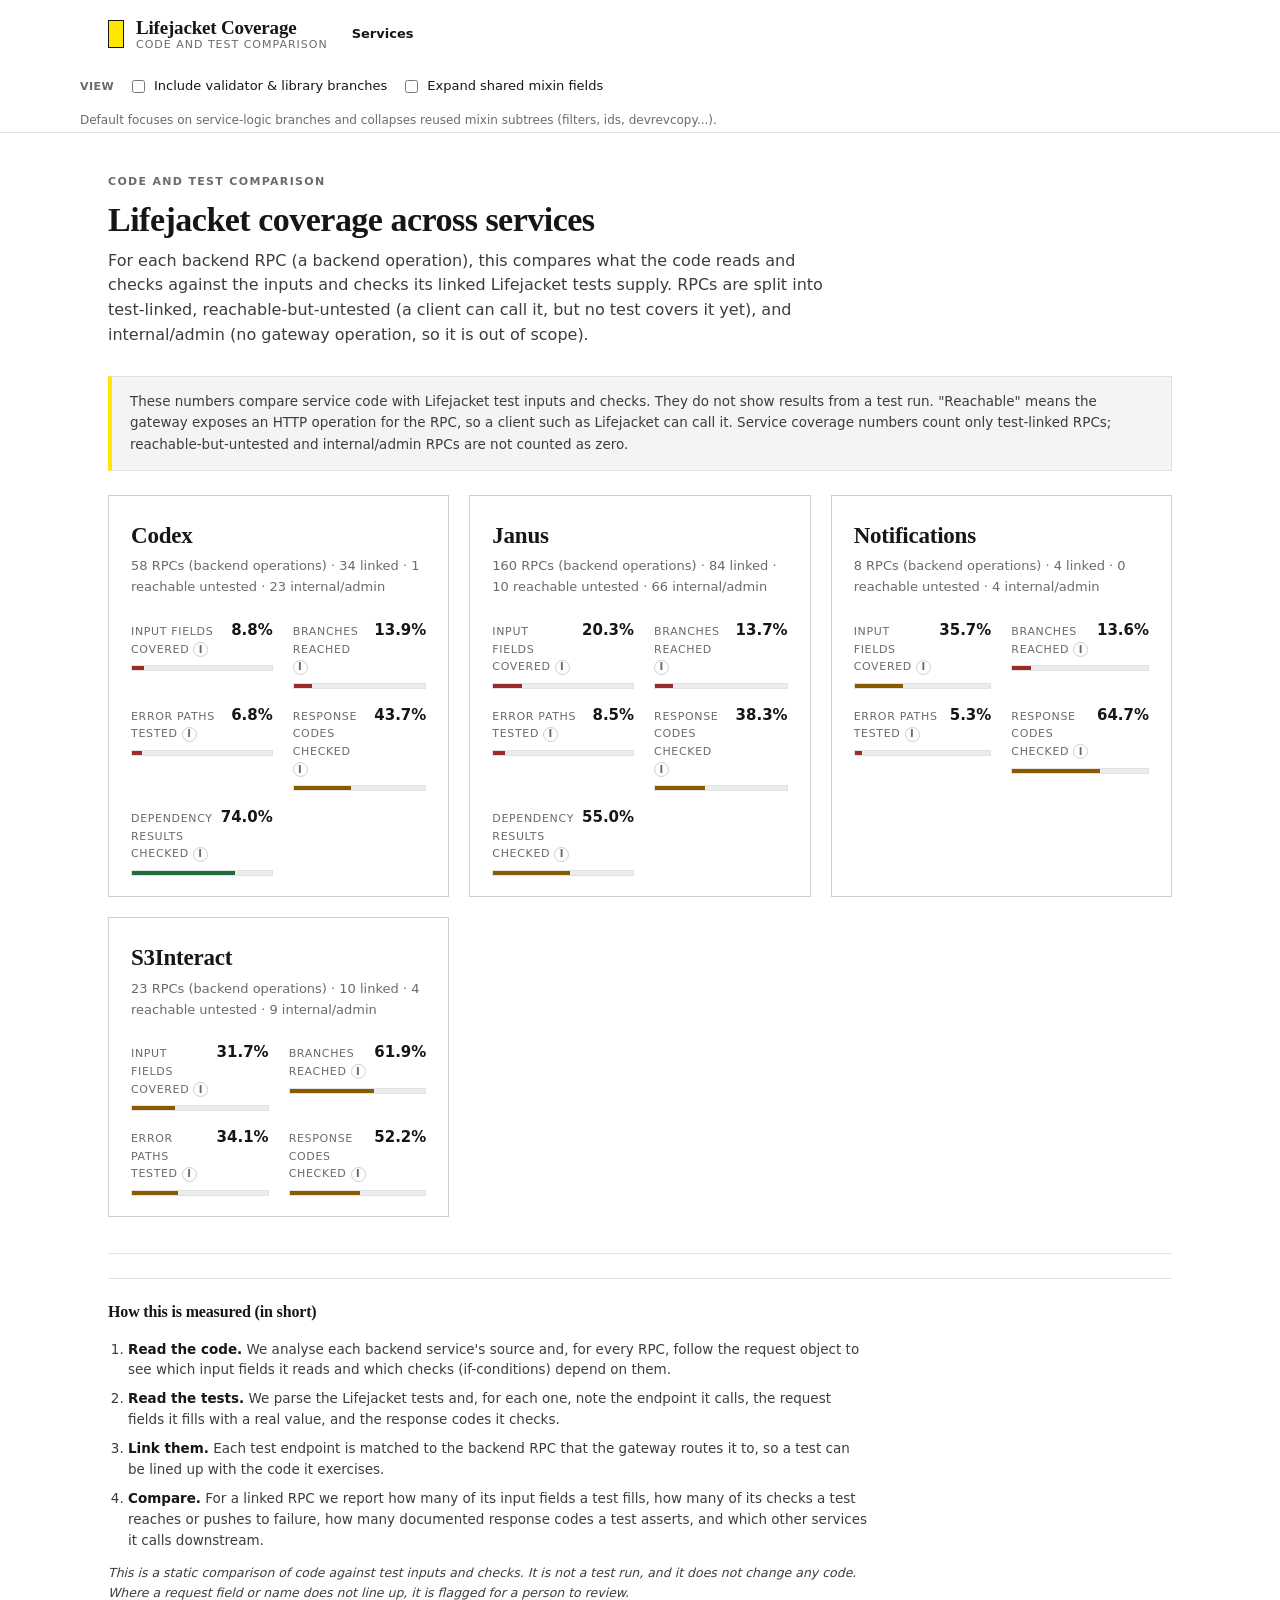
<file: site/index.html>
<!DOCTYPE html>
<html lang="en">
<head>
  <meta charset="utf-8" />
  <meta name="viewport" content="width=device-width, initial-scale=1" />
  <title>Lifejacket Coverage</title>
  <meta name="description" content="Explorer that compares backend RPC code with Lifejacket test inputs and checks." />
  <link rel="stylesheet" href="style.css" />
</head>
<body>
  <a class="skip-link" href="#app">Skip to content</a>
  <header class="site-header">
    <div class="wrap header-inner">
      <a href="#/" class="brand" aria-label="Lifejacket Coverage, home">
        <span class="brand-mark" aria-hidden="true"></span>
        <span class="brand-text">
          <span class="brand-name">Lifejacket Coverage</span>
          <span class="brand-sub">code and test comparison</span>
        </span>
      </a>
      <nav id="crumbs" class="crumbs" aria-label="Breadcrumb"></nav>
    </div>
    <div class="wrap lens-bar">
      <span class="lens-label">View</span>
      <label class="lens-toggle"><input type="checkbox" id="lens-full-branches" /> Include validator &amp; library branches</label>
      <label class="lens-toggle"><input type="checkbox" id="lens-expand-mixins" /> Expand shared mixin fields</label>
      <span class="lens-note">Default focuses on service-logic branches and collapses reused mixin subtrees (filters, ids, devrevcopy...).</span>
    </div>
  </header>

  <main id="app" class="wrap" tabindex="-1"></main>

  <script src="app.js?v=20261012"></script>
</body>
</html>
</file>
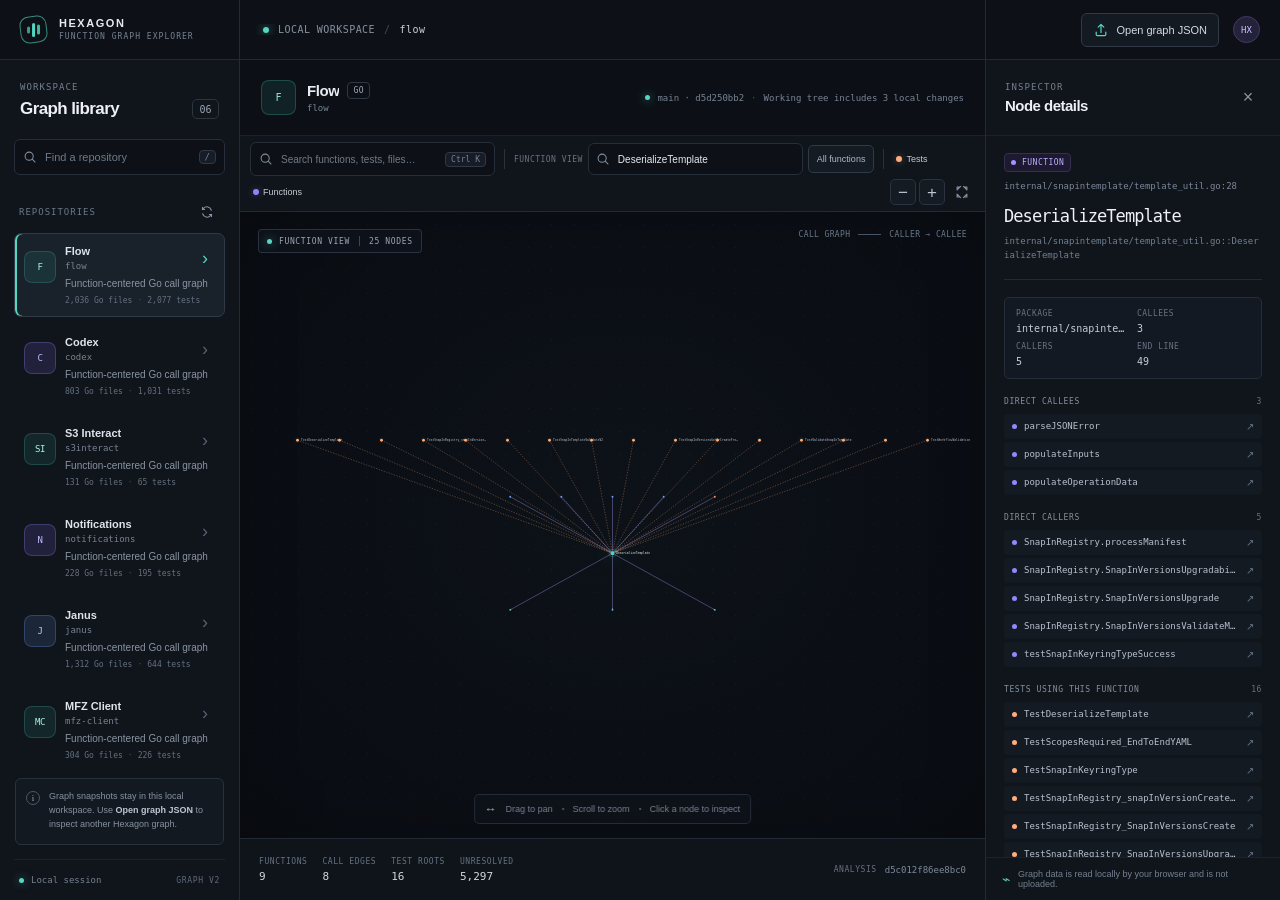
<file: site/test-graphs/index.html>
<!doctype html>
<html lang="en">
<head>
  <meta charset="utf-8">
  <meta name="viewport" content="width=device-width, initial-scale=1">
  <meta name="theme-color" content="#0b0e13">
  <meta name="description" content="Explore function-centered Hexagon CI call graphs locally.">
  <title>Hexagon CI · Function Graph Explorer</title>
  <link rel="icon" type="image/svg+xml" href="./favicon.svg">
  <link rel="stylesheet" href="./style.css?v=20261011-viewport">
</head>
<body>
  <div class="app-shell">
    <header class="topbar">
      <a class="brand" href="./" aria-label="Hexagon CI graph explorer home">
        <span class="brand-mark" aria-hidden="true"><i></i><i></i><i></i></span>
        <span class="brand-copy"><strong>HEXAGON</strong><span>FUNCTION GRAPH EXPLORER</span></span>
      </a>
      <div class="topbar-center"><span class="live-dot"></span><span>LOCAL WORKSPACE</span><span class="topbar-divider">/</span><span id="header-repo">Loading graph library</span></div>
      <div class="topbar-actions">
        <button class="button button-quiet" id="import-button" type="button" title="Open a graph-v2 JSON file from this computer">
          <svg viewBox="0 0 20 20" aria-hidden="true"><path d="M10 13V3m0 0L6.5 6.5M10 3l3.5 3.5M4 12.5v3A1.5 1.5 0 0 0 5.5 17h9a1.5 1.5 0 0 0 1.5-1.5v-3"/></svg>
          <span>Open graph JSON</span>
        </button>
        <input id="file-input" type="file" accept=".json,application/json" hidden>
        <span class="avatar" aria-label="Local session">HX</span>
      </div>
    </header>

    <div class="layout">
      <aside class="sidebar" aria-label="Graph library">
        <div class="sidebar-heading">
          <div><p class="eyebrow">Workspace</p><h1>Graph library</h1></div>
          <span class="count-pill" id="dataset-count">—</span>
        </div>
        <label class="search-box repo-search">
          <svg viewBox="0 0 20 20" aria-hidden="true"><circle cx="8.8" cy="8.8" r="5.8"/><path d="m13.2 13.2 4 4"/></svg>
          <input id="repo-search" type="search" placeholder="Find a repository" autocomplete="off">
          <kbd>/</kbd>
        </label>
        <div class="section-label"><span>REPOSITORIES</span><button id="refresh-button" class="icon-button" type="button" title="Reload graph library" aria-label="Reload graph library"><svg viewBox="0 0 20 20" aria-hidden="true"><path d="M16.2 7.5A6.5 6.5 0 0 0 5 4.9L3.5 6.5M3.5 6.5V3.4m0 3.1h3.1M3.8 12.5A6.5 6.5 0 0 0 15 15.1l1.5-1.6m0 0v3.1m0-3.1h-3.1"/></svg></button></div>
        <nav id="repo-list" class="repo-list" aria-label="Repositories"></nav>
        <div class="sidebar-note"><span class="note-icon">i</span><p>Graph snapshots stay in this local workspace. Use <strong>Open graph JSON</strong> to inspect another Hexagon graph.</p></div>
        <div class="sidebar-bottom"><span class="status-indicator"></span><span>Local session</span><span class="version-label">GRAPH V2</span></div>
      </aside>

      <main class="main-panel">
        <section class="graph-heading" aria-label="Selected graph">
          <div class="graph-title-group">
            <div class="repo-glyph" id="repo-glyph">IN</div>
            <div><div class="title-line"><h2 id="graph-title">Loading…</h2><span class="branch-tag" id="graph-language">GO</span></div><p class="repo-path" id="graph-subtitle">Preparing the graph workspace</p></div>
          </div>
          <div class="snapshot-meta"><span class="snapshot-dot"></span><span id="snapshot-label">Local snapshot</span><span class="meta-separator">·</span><span id="snapshot-date">—</span></div>
        </section>

        <section class="control-bar" aria-label="Graph controls">
          <label class="search-box graph-search">
            <svg viewBox="0 0 20 20" aria-hidden="true"><circle cx="8.8" cy="8.8" r="5.8"/><path d="m13.2 13.2 4 4"/></svg>
            <input id="node-search" type="search" placeholder="Search functions, tests, files…" autocomplete="off">
            <kbd>Ctrl K</kbd>
          </label>
          <div class="control-divider"></div>
          <div class="test-picker function-picker" role="group" aria-label="Function view selection">
            <label class="control-caption" for="function-search">FUNCTION VIEW</label>
            <div class="function-picker-wrap">
            <label class="search-box test-search">
              <svg viewBox="0 0 20 20" aria-hidden="true"><circle cx="8.8" cy="8.8" r="5.8"/><path d="m13.2 13.2 4 4"/></svg>
              <input id="function-search" type="search" placeholder="Find a function…" autocomplete="off" aria-label="Find a function view" aria-expanded="false" aria-controls="function-options" aria-describedby="function-picker-help">
            </label>
            <div id="function-options" class="function-options" role="listbox" aria-label="Matching functions" hidden></div>
            </div>
            <span id="function-picker-help" class="visually-hidden">Search for a function to see its direct callers, direct callees, and related tests. Choose All functions to return to the full graph.</span>
            <button id="all-functions" class="all-functions-button" type="button" aria-pressed="false">All functions</button>
          </div>
          <div class="control-divider hide-small"></div>
          <button id="filter-tests" class="filter-toggle active" type="button" aria-pressed="true"><span class="legend-dot test-dot"></span>Tests</button>
          <button id="filter-functions" class="filter-toggle active" type="button" aria-pressed="true"><span class="legend-dot function-dot"></span>Functions</button>
          <div class="control-spacer"></div>
          <button class="icon-button zoom-button" id="zoom-out" type="button" aria-label="Zoom out" title="Zoom out"><span>−</span></button>
          <button class="icon-button zoom-button" id="zoom-in" type="button" aria-label="Zoom in" title="Zoom in"><span>+</span></button>
          <button class="icon-button fit-button" id="fit-graph" type="button" aria-label="Fit graph to screen" title="Fit graph to screen"><svg viewBox="0 0 20 20" aria-hidden="true"><path d="M7 3H3v4m10-4h4v4M3 13v4h4m10-4v4h-4M3 7l5-5m9 5-5-5M3 13l5 5m9-5-5 5"/></svg></button>
        </section>

        <section class="canvas-frame" id="canvas-frame" aria-label="Interactive call graph">
          <canvas id="graph-canvas" role="img" aria-label="Interactive function call graph. Use the mouse to pan and zoom, and select a node to inspect it." tabindex="0">Your browser does not support the graph canvas.</canvas>
          <div class="canvas-vignette" aria-hidden="true"></div>
          <div class="canvas-label canvas-label-top"><span class="tiny-pulse"></span><span id="canvas-mode">FULL GRAPH</span><span class="canvas-label-divider"></span><span id="canvas-node-count">— NODES</span></div>
          <button id="focus-tests-toggle" class="focus-tests-toggle" type="button" hidden>Show all tests</button>
          <div class="graph-scale"><span>CALL GRAPH</span><span class="scale-line"></span><span>CALLER → CALLEE</span></div>
          <div class="canvas-hint"><span class="mouse-icon">↔</span> Drag to pan <i></i> Scroll to zoom <i></i> Click a node to inspect</div>
          <div id="drop-overlay" class="drop-overlay" hidden><div><span class="drop-symbol">↓</span><strong>Drop a graph-v2 JSON file</strong><span>It will open in this local session</span></div></div>
          <div id="loading-overlay" class="loading-overlay"><span class="loader"></span><span>Building graph view</span></div>
          <div id="toast" class="toast" role="status" aria-live="polite"></div>
        </section>

        <footer class="graph-footer">
          <div class="footer-stats"><div><span class="footer-key">FUNCTIONS</span><strong id="stat-functions">—</strong></div><div><span class="footer-key">CALL EDGES</span><strong id="stat-edges">—</strong></div><div><span class="footer-key">TEST ROOTS</span><strong id="stat-tests">—</strong></div><div><span class="footer-key">UNRESOLVED</span><strong id="stat-unresolved">—</strong></div></div>
          <div class="footer-fingerprint"><span>ANALYSIS</span><code id="fingerprint">—</code></div>
        </footer>
      </main>

      <aside class="inspector" aria-label="Node details">
        <div class="inspector-header"><div><p class="eyebrow">Inspector</p><h2>Node details</h2></div><button id="clear-selection" class="icon-button" type="button" title="Clear selection" aria-label="Clear selection">×</button></div>
        <div id="empty-inspector" class="empty-inspector"><div class="inspector-orbit"><span></span><span></span><span></span><b>·</b></div><h3>Explore a function</h3><p>Choose a function view to see its direct callers, callees, and every related test.</p><div class="key-hint"><kbd>Search</kbd><span>or click a function node to focus it</span></div></div>
        <div id="node-inspector" class="node-inspector" hidden></div>
        <div class="inspector-bottom"><span class="inspector-lock">⌁</span><p>Graph data is read locally by your browser and is not uploaded.</p></div>
      </aside>
    </div>
  </div>
  <script src="./app.js?v=20261011-viewport"></script>
</body>
</html>
</file>
<file: site/style.css>
/* Lifejacket Coverage: editorial redesign.
   Palette: ink #161616, white, light grey #F4F4F4, accent yellow #FFE600.
   Serif editorial headings (Georgia/Cambria), system sans body, system mono.
   Flat surfaces, generous spacing, no gradients/logos/emoji. */

:root {
  --ink: #161616;
  --ink-2: #3d3d3d;
  --muted: #6b6b6b;
  --faint: #8f8f8f;
  --paper: #ffffff;
  --grey: #f4f4f4;
  --grey-2: #ececec;
  --line: #e2e2e2;
  --line-strong: #cfcfcf;
  --accent: #ffe600;
  --accent-ink: #161616;

  /* Semantic states: kept muted/editorial, never neon. */
  --ok: #1f6b3b;
  --ok-bg: #eef5f0;
  --ok-line: #cfe3d6;
  --warn: #8a5a00;
  --warn-bg: #fbf3e2;
  --warn-line: #ecd9ad;
  --bad: #9a2b2b;
  --bad-bg: #f8eded;
  --bad-line: #e6c6c6;
  --na: #6b6b6b;
  --na-bg: #f4f4f4;
  --na-line: #dcdcdc;

  --serif: Georgia, Cambria, "Times New Roman", Times, serif;
  --sans: system-ui, -apple-system, "Segoe UI", Roboto, Helvetica, Arial, sans-serif;
  --mono: ui-monospace, SFMono-Regular, Menlo, Consolas, "Liberation Mono", monospace;

  --maxw: 1120px;
  --radius: 2px;
  --focus: #161616;
}

* { box-sizing: border-box; }

html { -webkit-text-size-adjust: 100%; }

body {
  margin: 0;
  font-family: var(--sans);
  font-size: 15px;
  color: var(--ink);
  background: var(--paper);
  line-height: 1.6;
  overflow-x: hidden; /* guard against any single wide token forcing horizontal scroll */
}

.wrap { max-width: var(--maxw); margin: 0 auto; padding: 0 28px; }

a { color: var(--ink); }

/* ---- focus visibility (keyboard) ---- */
:focus-visible {
  outline: 2px solid var(--focus);
  outline-offset: 2px;
}
main:focus { outline: none; }

.skip-link {
  position: absolute; left: -999px; top: 0; z-index: 100;
  background: var(--ink); color: #fff; padding: 10px 16px;
  text-decoration: none; font-size: 14px;
}
.skip-link:focus { left: 8px; top: 8px; }

/* ---- header ---- */
.site-header {
  border-bottom: 1px solid var(--line);
  background: var(--paper);
  position: sticky; top: 0; z-index: 20;
}
.header-inner {
  display: flex; align-items: center; gap: 24px;
  min-height: 68px; flex-wrap: wrap; padding-top: 10px; padding-bottom: 10px;
}
.brand { display: flex; align-items: center; gap: 12px; text-decoration: none; color: var(--ink); }
.brand-mark {
  width: 16px; height: 28px; background: var(--accent);
  border: 1px solid var(--ink); flex: none;
}
.brand-text { display: flex; flex-direction: column; line-height: 1.15; }
.brand-name { font-family: var(--serif); font-size: 19px; font-weight: 600; letter-spacing: -0.01em; }
.brand-sub { font-size: 11px; color: var(--muted); text-transform: uppercase; letter-spacing: 0.09em; }

.crumbs { color: var(--muted); font-size: 13px; display: flex; align-items: center; flex-wrap: wrap; gap: 2px; }
.crumbs a { color: var(--ink-2); text-decoration: none; border-bottom: 1px solid transparent; }
.crumbs a:hover { border-bottom-color: var(--ink); }
.crumbs .current { color: var(--ink); font-weight: 600; }
.crumbs .sep { margin: 0 8px; color: var(--line-strong); }

/* ---- main ---- */
main { padding: 40px 0 72px; }

/* ---- typographic scale ---- */
.page-head { margin: 0 0 28px; }
.eyebrow {
  font-size: 11px; text-transform: uppercase; letter-spacing: 0.12em;
  color: var(--muted); margin: 0 0 10px; font-weight: 600;
}
h1 {
  font-family: var(--serif); font-weight: 600; letter-spacing: -0.015em;
  font-size: 34px; line-height: 1.12; margin: 0 0 10px;
}
.rpc-type { font-family: var(--mono); font-size: 13px; font-weight: 400; color: var(--muted); word-break: break-all; }
.lede { overflow-wrap: anywhere; }
.lede { font-size: 16px; color: var(--ink-2); margin: 0; max-width: 720px; line-height: 1.55; }
.lede code { font-family: var(--mono); font-size: 13px; background: var(--grey); padding: 1px 6px; border-radius: var(--radius); }

h2 {
  font-family: var(--serif); font-weight: 600; font-size: 21px; letter-spacing: -0.01em;
  margin: 44px 0 4px; padding-top: 20px; border-top: 1px solid var(--line);
}
h2.flush { border-top: none; padding-top: 0; margin-top: 40px; }
.section-note { margin: 0 0 18px; color: var(--muted); font-size: 13px; max-width: 720px; }

h3 { font-size: 13px; margin: 0 0 14px; text-transform: uppercase; letter-spacing: 0.07em; color: var(--muted); }

.muted { color: var(--muted); }
code, .mono { font-family: var(--mono); }

/* ---- callout / disclaimer banner ---- */
.callout {
  border: 1px solid var(--line); border-left: 4px solid var(--ink);
  background: var(--grey); padding: 14px 18px; margin: 0 0 24px;
  font-size: 13.5px; color: var(--ink-2);
}
.callout strong { color: var(--ink); }
.callout.accent { border-left-color: var(--accent); }

.methodology { margin: 36px 0 8px; border-top: 1px solid var(--line); padding-top: 24px; }
.methodology h2 { font-size: 16px; margin: 0 0 14px; color: var(--ink); }
.method-steps { margin: 0; padding-left: 20px; max-width: 760px; }
.method-steps li { font-size: 13.5px; color: var(--ink-2); line-height: 1.55; margin-bottom: 8px; }
.method-steps strong { color: var(--ink); }
.method-note { font-size: 12.5px; color: var(--ink-3, var(--ink-2)); max-width: 760px; margin: 12px 0 0; font-style: italic; }

/* ---- stat strip (service / rpc headline metrics) ---- */
.stat-strip {
  display: grid; grid-template-columns: repeat(auto-fit, minmax(150px, 1fr));
  gap: 1px; background: var(--line); border: 1px solid var(--line); margin: 0 0 8px;
}
.stat {
  background: var(--paper); padding: 16px 18px; min-width: 0;
}
.stat .stat-label {
  font-size: 11px; text-transform: uppercase; letter-spacing: 0.07em;
  color: var(--muted); display: flex; align-items: center; gap: 6px;
}
.stat .stat-value { font-family: var(--serif); font-size: 27px; font-weight: 600; line-height: 1.1; margin-top: 6px; }
.stat .stat-value.na { color: var(--na); font-style: italic; font-size: 20px; }
.stat .stat-sub { font-size: 12px; color: var(--faint); margin-top: 3px; }

/* ---- services grid ---- */
.service-grid { display: grid; grid-template-columns: repeat(auto-fill, minmax(320px, 1fr)); gap: 20px; }
.service-card {
  display: block; text-decoration: none; color: inherit;
  border: 1px solid var(--line-strong); background: var(--paper); padding: 22px 22px 20px;
  transition: border-color .12s ease, box-shadow .12s ease;
}
.service-card:hover, .service-card:focus-visible {
  border-color: var(--ink); box-shadow: 4px 4px 0 var(--accent);
}
.service-card .svc-name { font-family: var(--serif); font-size: 23px; font-weight: 600; letter-spacing: -0.01em; }
.service-card .svc-meta { color: var(--muted); font-size: 13px; margin-top: 2px; }
.service-metrics { display: grid; grid-template-columns: 1fr 1fr; gap: 14px 20px; margin-top: 20px; }
.metric-mini .mm-top { display: flex; justify-content: space-between; align-items: baseline; gap: 8px; }
.metric-mini .mm-label { font-size: 11px; text-transform: uppercase; letter-spacing: 0.06em; color: var(--muted); }
.metric-mini .mm-value { font-size: 15px; font-weight: 650; font-variant-numeric: tabular-nums; }
.metric-mini .mm-value.na { color: var(--na); font-style: italic; font-weight: 500; }

/* ---- coverage bar ---- */
.bar { height: 6px; background: var(--grey-2); border: 1px solid var(--line); margin-top: 7px; overflow: hidden; }
.bar > span { display: block; height: 100%; background: var(--ink); }
.bar.good > span { background: var(--ok); }
.bar.warn > span { background: var(--warn); }
.bar.bad > span { background: var(--bad); }
.bar.na { background: var(--grey); border-style: dashed; }
.bar.na > span { display: none; }

/* ---- toolbar / filters ---- */
.toolbar {
  display: flex; gap: 12px; align-items: center; flex-wrap: wrap;
  margin: 0 0 16px; padding: 14px 16px; background: var(--grey); border: 1px solid var(--line);
}
.toolbar .search { position: relative; flex: 1 1 260px; min-width: 220px; }
.toolbar input[type="search"] {
  width: 100%; padding: 9px 12px; border: 1px solid var(--line-strong);
  background: var(--paper); font-size: 14px; font-family: var(--sans); border-radius: var(--radius);
}
.toolbar input[type="search"]:focus-visible { border-color: var(--ink); outline-offset: 0; }
.filter-group { display: flex; gap: 0; border: 1px solid var(--line-strong); background: var(--paper); border-radius: var(--radius); overflow: hidden; }
.filter-group .seg {
  appearance: none; border: 0; background: var(--paper); color: var(--ink-2);
  font: inherit; font-size: 13px; padding: 8px 13px; cursor: pointer; white-space: nowrap;
  border-left: 1px solid var(--line);
}
.filter-group .seg:first-child { border-left: 0; }
.filter-group .seg[aria-pressed="true"] { background: var(--accent); color: var(--accent-ink); font-weight: 600; }
.filter-group .seg:hover { background: var(--grey); }
.filter-group .seg[aria-pressed="true"]:hover { background: var(--accent); }

.chip-filters { display: flex; gap: 8px; flex-wrap: wrap; }
.toggle-chip {
  appearance: none; border: 1px solid var(--line-strong); background: var(--paper);
  color: var(--ink-2); font: inherit; font-size: 12.5px; padding: 7px 12px; cursor: pointer;
  border-radius: var(--radius); display: inline-flex; align-items: center; gap: 7px;
}
.toggle-chip:hover { border-color: var(--ink); }
.toggle-chip[aria-pressed="true"] { background: var(--ink); color: #fff; border-color: var(--ink); }
.toggle-chip .count { font-variant-numeric: tabular-nums; opacity: .8; font-size: 11px; }

/* ---- data table ---- */
.table-wrap { border: 1px solid var(--line); overflow-x: auto; }
table { width: 100%; border-collapse: collapse; font-size: 13.5px; }
thead th {
  text-align: left; padding: 12px 14px; background: var(--grey);
  border-bottom: 2px solid var(--line-strong); color: var(--ink-2);
  font-weight: 600; white-space: nowrap;
}
thead th.num { text-align: right; }
thead th .sort-btn {
  appearance: none; background: none; border: 0; font: inherit; font-weight: 600; color: inherit;
  cursor: pointer; padding: 0; display: inline-flex; align-items: center; gap: 5px;
}
thead th.num .sort-btn { flex-direction: row-reverse; }
.sort-ind { font-size: 10px; color: var(--muted); width: 10px; display: inline-block; }
th[aria-sort="ascending"] .sort-ind::after { content: "\25B2"; color: var(--ink); }
th[aria-sort="descending"] .sort-ind::after { content: "\25BC"; color: var(--ink); }

tbody td { padding: 11px 14px; border-bottom: 1px solid var(--line); vertical-align: middle; }
tbody tr:last-child td { border-bottom: none; }
tbody tr:hover td { background: var(--grey); }
td.num, th.num { text-align: right; font-variant-numeric: tabular-nums; }
td .rpc-link { color: var(--ink); text-decoration: none; font-weight: 600; border-bottom: 1px solid var(--line-strong); }
td .rpc-link:hover { border-bottom-color: var(--ink); }
td .op { font-family: var(--mono); font-size: 12px; color: var(--muted); }

.pctcell { display: inline-flex; align-items: center; gap: 9px; justify-content: flex-end; min-width: 92px; }
.pctcell .pv { font-variant-numeric: tabular-nums; min-width: 42px; text-align: right; }
.pctcell .pv.na { color: var(--na); font-style: italic; }
.pctcell .bar { width: 46px; margin: 0; flex: none; }

.rows-note { font-size: 12px; color: var(--muted); margin: 10px 2px 0; }

/* ---- tags / pills ---- */
.tag {
  font-size: 11px; padding: 2px 8px; border-radius: 10px; border: 1px solid var(--line-strong);
  color: var(--muted); white-space: nowrap; font-weight: 600; letter-spacing: 0.02em;
}
.tag.unmapped { color: var(--warn); border-color: var(--warn-line); background: var(--warn-bg); }
.tag.mapped { color: var(--ok); border-color: var(--ok-line); background: var(--ok-bg); }
.tag.na { color: var(--na); border-color: var(--na-line); background: var(--na-bg); }

/* ---- panels / cards grid ---- */
.panel-grid { display: grid; grid-template-columns: repeat(auto-fit, minmax(280px, 1fr)); gap: 20px; }
@media (max-width: 820px) { .panel-grid { grid-template-columns: minmax(0, 1fr); } }
.detail-main, .page-head, .sink-target, .chip, .badge, .ev-path, .tf-body, code { overflow-wrap: anywhere; }
h2[id] { scroll-margin-top: 110px; }
main.wrap { padding-top: 40px; padding-bottom: 72px; }
@media (max-width: 640px) {
  .service-grid { grid-template-columns: minmax(0, 1fr); }
  .kv { flex-wrap: wrap; gap: 4px 12px; }
  .kv .v { margin-left: auto; }
  .help .help-text { position: fixed; top: 110px; left: 18px; right: 18px; transform: none; width: auto; max-width: none; }
  .help .help-text::before { display: none; }
}
.panel { border: 1px solid var(--line); background: var(--paper); padding: 20px; min-width: 0; }
.panel-sub { margin: 2px 0 14px; font-size: 12px; color: var(--ink-2); }
.panel.filled { background: var(--grey); }

.kv-list { margin: 0; }
.kv { display: flex; justify-content: space-between; gap: 16px; font-size: 13.5px; padding: 8px 0; border-bottom: 1px solid var(--line); align-items: baseline; }
.kv:last-child { border-bottom: none; }
.kv .k { color: var(--muted); display: inline-flex; align-items: center; gap: 6px; }
.kv .v { font-variant-numeric: tabular-nums; font-weight: 600; text-align: right; }
.kv .v.na { color: var(--na); font-style: italic; font-weight: 500; }
.kv .v small { font-weight: 400; color: var(--faint); }

/* depth sub-rows */
.depth-row .k { padding-left: 14px; color: var(--ink-2); }

/* ---- status assertions ---- */
.status-table { width: 100%; border-collapse: collapse; font-size: 13px; }
.status-table th { text-align: left; padding: 8px 10px; border-bottom: 2px solid var(--line-strong); color: var(--muted); font-weight: 600; }
.status-table td { padding: 8px 10px; border-bottom: 1px solid var(--line); }
.status-table td.code { font-family: var(--mono); font-weight: 600; }
.status-state { display: inline-flex; align-items: center; gap: 7px; font-weight: 600; font-size: 12.5px; }
.status-state .dot { width: 9px; height: 9px; border: 1px solid; flex: none; }
.status-state.asserted { color: var(--ok); }
.status-state.asserted .dot { background: var(--ok); border-color: var(--ok); }
.status-state.missing { color: var(--bad); }
.status-state.missing .dot { background: var(--bad-bg); border-color: var(--bad); }

/* ---- gap / evidence lists ---- */
.gap-list { list-style: none; margin: 0; padding: 0; }
.gap-list.scroll { max-height: 340px; overflow: auto; border: 1px solid var(--line); }
.gap-item { padding: 11px 14px; border-bottom: 1px solid var(--line); }
.gap-item:last-child { border-bottom: none; }
.gap-item .gap-cond { font-family: var(--mono); font-size: 12.5px; color: var(--ink); word-break: break-word; }
.gap-item .gap-at { font-family: var(--mono); font-size: 11.5px; color: var(--muted); margin-top: 4px; word-break: break-all; }
.gap-item .gap-paths { font-size: 12px; color: var(--muted); margin-top: 4px; }
.gap-item .gap-paths code { background: var(--grey); padding: 0 4px; border-radius: var(--radius); font-size: 11.5px; }

.evidence-item { padding: 10px 14px; border-bottom: 1px solid var(--line); }
.evidence-item:last-child { border-bottom: none; }
.evidence-item .ev-path { font-family: var(--mono); font-size: 12.5px; font-weight: 600; }
.evidence-item .ev-meta { font-size: 12px; color: var(--muted); margin-top: 3px; }
.evidence-item .ev-tests { display: flex; flex-wrap: wrap; gap: 6px; margin-top: 7px; }
.badge {
  font-size: 11.5px; padding: 2px 8px; border: 1px solid var(--line-strong);
  background: var(--grey); border-radius: var(--radius); color: var(--ink-2);
}
.badge.match-alias { border-color: var(--warn-line); background: var(--warn-bg); color: var(--warn); }

/* ---- chips (errors, sinks) ---- */
.chips { display: flex; flex-wrap: wrap; gap: 8px; }
.chip {
  font-family: var(--mono); font-size: 12px; padding: 3px 9px; border: 1px solid var(--line-strong);
  background: var(--grey); border-radius: var(--radius); color: var(--ink);
}
.chip.tainted { border-color: var(--line-strong); background: var(--paper); }
.chip.untainted { color: var(--muted); }

/* ---- sinks ---- */
.sink-item { padding: 11px 14px; border-bottom: 1px solid var(--line); }
.sink-item:last-child { border-bottom: none; }
.sink-head { display: flex; align-items: baseline; gap: 10px; flex-wrap: wrap; }
.sink-kind {
  font-size: 10.5px; text-transform: uppercase; letter-spacing: 0.06em; font-weight: 700;
  padding: 2px 7px; border: 1px solid var(--line-strong); border-radius: var(--radius); color: var(--ink-2);
}
.sink-kind.db_read, .sink-kind.db_write { background: var(--grey); }
.sink-kind.opaque { color: var(--warn); border-color: var(--warn-line); background: var(--warn-bg); }
.sink-target { font-family: var(--mono); font-size: 13px; font-weight: 600; }
.sink-at { font-family: var(--mono); font-size: 11.5px; color: var(--muted); margin-top: 4px; word-break: break-all; }
.sink-paths { font-size: 12px; color: var(--muted); margin-top: 5px; }
.sink-paths code { background: var(--grey); padding: 0 4px; border-radius: var(--radius); font-size: 11.5px; }

/* ---- anomalies ---- */
.anomaly-item { padding: 12px 14px; border-bottom: 1px solid var(--line); }
.anomaly-item:last-child { border-bottom: none; }
.anomaly-field { font-family: var(--mono); font-size: 13px; font-weight: 600; }
.anomaly-sugg { font-size: 12.5px; color: var(--ink-2); margin-top: 5px; }
.anomaly-sugg code { font-family: var(--mono); background: var(--grey); padding: 1px 5px; border-radius: var(--radius); font-size: 11.5px; margin-right: 5px; }
.anomaly-none { color: var(--muted); font-style: italic; }

/* ---- test facts (expandable groups) ---- */
.testfact { border: 1px solid var(--line); margin-bottom: 10px; background: var(--paper); }
.testfact > summary {
  cursor: pointer; padding: 12px 16px; display: flex; align-items: center; gap: 12px; flex-wrap: wrap;
  list-style: none; font-size: 14px;
}
.testfact > summary::-webkit-details-marker { display: none; }
.testfact > summary::before {
  content: "\203A"; font-size: 18px; color: var(--muted); transition: transform .12s ease; display: inline-block; width: 10px;
}
.testfact[open] > summary::before { transform: rotate(90deg); }
.testfact > summary:hover { background: var(--grey); }
.testfact .tf-name { font-weight: 600; }
.testfact .tf-assert { margin-left: auto; }
.testfact .tf-body { padding: 4px 16px 16px 38px; border-top: 1px solid var(--line); }
.pill { font-size: 10.5px; padding: 2px 8px; border-radius: 10px; border: 1px solid var(--line-strong); font-weight: 600; letter-spacing: 0.02em; }
.pill.pos { color: var(--ok); border-color: var(--ok-line); background: var(--ok-bg); }
.pill.neg { color: var(--bad); border-color: var(--bad-line); background: var(--bad-bg); }
.tf-labels { display: flex; flex-wrap: wrap; gap: 5px; }
.tf-label { font-family: var(--mono); font-size: 10.5px; padding: 1px 6px; border: 1px solid var(--line); background: var(--grey); color: var(--muted); border-radius: var(--radius); }

/* ---- in-page jump nav ---- */
.jumpnav {
  position: sticky; top: 84px; align-self: start;
  border: 1px solid var(--line); background: var(--paper); padding: 16px 18px;
}
.jumpnav h3 { margin-bottom: 10px; }
.jumpnav ol { list-style: none; margin: 0; padding: 0; }
.jumpnav li { margin: 0; }
.jumpnav a {
  display: flex; justify-content: space-between; gap: 10px; align-items: baseline;
  text-decoration: none; color: var(--ink-2); font-size: 13px; padding: 6px 0; border-bottom: 1px solid var(--line);
}
.jumpnav li:last-child a { border-bottom: none; }
.jumpnav a:hover { color: var(--ink); }
.jumpnav a .jn-count { font-size: 11px; color: var(--faint); font-variant-numeric: tabular-nums; }

.detail-layout { display: grid; grid-template-columns: 232px minmax(0, 1fr); gap: 40px; align-items: start; }
@media (max-width: 920px) {
  .detail-layout { grid-template-columns: minmax(0, 1fr); }
  .jumpnav { position: static; }
  .jumpnav ol { display: flex; flex-wrap: wrap; gap: 4px 16px; }
  .jumpnav a { border-bottom: none; }
}
.detail-main { min-width: 0; }
.detail-main h2:first-child { margin-top: 0; border-top: none; padding-top: 0; }

/* ---- agent prompt ---- */
.prompt-wrap { border: 1px solid var(--line-strong); background: var(--grey); }
.prompt-bar { display: flex; justify-content: space-between; align-items: center; gap: 12px; padding: 12px 16px; border-bottom: 1px solid var(--line); }
.prompt-bar .pb-label { font-size: 12px; color: var(--muted); text-transform: uppercase; letter-spacing: 0.07em; }
.copybtn {
  appearance: none; border: 1px solid var(--ink); background: var(--accent); color: var(--accent-ink);
  padding: 7px 15px; font: inherit; font-size: 13px; font-weight: 600; cursor: pointer; border-radius: var(--radius);
}
.copybtn:hover { box-shadow: 2px 2px 0 var(--ink); }
.copybtn.done { background: var(--ok); color: #fff; border-color: var(--ok); box-shadow: none; }
.copybtn.failed { background: var(--bad-bg); color: var(--bad); border-color: var(--bad); }
.prompt-wrap textarea {
  width: 100%; height: 300px; font-family: var(--mono); font-size: 12.5px; line-height: 1.6;
  padding: 16px; border: 0; background: var(--paper); color: var(--ink); resize: vertical; display: block;
}
.prompt-wrap textarea:focus-visible { outline-offset: -2px; }
.copy-hint { font-size: 12px; color: var(--muted); padding: 8px 16px; border-top: 1px solid var(--line); margin: 0; }

/* ---- raw json ---- */
details.raw { border: 1px solid var(--line); margin-bottom: 12px; }
details.raw > summary {
  cursor: pointer; padding: 12px 16px; font-size: 13.5px; font-weight: 600; list-style: none;
  display: flex; align-items: center; gap: 10px;
}
details.raw > summary::-webkit-details-marker { display: none; }
details.raw > summary::before { content: "\203A"; font-size: 18px; color: var(--muted); transition: transform .12s ease; display: inline-block; width: 10px; }
details.raw[open] > summary::before { transform: rotate(90deg); }
details.raw > summary:hover { background: var(--grey); }
pre.json {
  background: var(--ink); color: #e6e6e6; padding: 18px; overflow: auto; margin: 0;
  font-family: var(--mono); font-size: 12px; line-height: 1.55; max-height: 460px; border-top: 1px solid var(--line);
}

/* ---- metric help (keyboard + mobile accessible tooltip) ---- */
.help {
  display: inline-flex; align-items: center; justify-content: center;
  width: 15px; height: 15px; border: 1px solid var(--line-strong); border-radius: 50%;
  font-size: 10px; font-weight: 700; color: var(--muted); background: var(--paper);
  cursor: help; position: relative; vertical-align: middle; flex: none; padding: 0;
  font-family: var(--sans);
}
.help:hover, .help:focus-visible { border-color: var(--ink); color: var(--ink); }
.help .help-text {
  display: none; position: absolute; left: 50%; top: calc(100% + 8px); transform: translateX(-50%);
  width: max-content; max-width: 280px; background: var(--ink); color: #fff; font-weight: 400;
  font-size: 12px; line-height: 1.5; padding: 9px 12px; z-index: 40; text-align: left;
  box-shadow: 0 4px 14px rgba(0,0,0,.22); letter-spacing: 0; text-transform: none;
}
.help:hover .help-text, .help:focus .help-text, .help:focus-within .help-text { display: block; }
.help .help-text::before {
  content: ""; position: absolute; left: 50%; top: -5px; transform: translateX(-50%);
  border: 5px solid transparent; border-bottom-color: var(--ink); border-top: 0;
}
@media (max-width: 560px) {
  .help .help-text { position: fixed; top: 110px; left: 18px; right: 18px; transform: none; width: auto; max-width: none; }
  .help .help-text::before { display: none; }
}

/* ---- loading / empty / error states ---- */
.state {
  border: 1px solid var(--line); background: var(--grey); padding: 40px 28px; text-align: center; color: var(--muted);
}
.state h3 { font-family: var(--serif); text-transform: none; letter-spacing: 0; font-size: 19px; color: var(--ink); margin-bottom: 8px; }
.state .state-msg { font-size: 14px; }
.state code { font-family: var(--mono); font-size: 12.5px; background: var(--paper); padding: 2px 6px; border: 1px solid var(--line); }
.state .state-actions { margin-top: 16px; }
.state a.btn-back {
  display: inline-block; border: 1px solid var(--ink); background: var(--paper); color: var(--ink);
  padding: 8px 16px; text-decoration: none; font-size: 14px; font-weight: 600;
}
.state a.btn-back:hover { background: var(--accent); }
.skeleton { color: var(--muted); }
.skeleton::after { content: ""; display: inline-block; width: 1ch; animation: dots 1.2s steps(4,end) infinite; }
@keyframes dots { 0%{content:"";}25%{content:".";}50%{content:"..";}75%{content:"...";}100%{content:"";} }

.empty-inline { color: var(--muted); font-style: italic; font-size: 13.5px; padding: 6px 0; }

/* ---- utility ---- */
.stack > * + * { margin-top: 12px; }
.vh { position: absolute; width: 1px; height: 1px; overflow: hidden; clip: rect(0 0 0 0); white-space: nowrap; }

@media (max-width: 640px) {
  .wrap { padding: 0 18px; }
  h1 { font-size: 27px; }
  .stat-strip { grid-template-columns: 1fr 1fr; }
  thead th { position: static; }
}

@media (prefers-reduced-motion: reduce) {
  * { transition: none !important; animation: none !important; }
}

/* Lens control bar */
.lens-bar {
  display: flex;
  flex-wrap: wrap;
  align-items: center;
  gap: 14px;
  padding: 8px 0 2px;
  font-size: 13px;
}
.lens-bar .lens-label {
  font-weight: 600;
  color: var(--muted, #667);
  text-transform: uppercase;
  letter-spacing: 0.04em;
  font-size: 11px;
}
.lens-toggle {
  display: inline-flex;
  align-items: center;
  gap: 6px;
  cursor: pointer;
  user-select: none;
}
.lens-toggle input { cursor: pointer; }
.lens-note { color: var(--muted, #889); font-size: 12px; }
</file>
<file: site/test-graphs/style.css>
:root {
  color-scheme: dark;
  --bg: #0b0e13;
  --panel: #10141b;
  --panel-raised: #141a23;
  --panel-hover: #19212c;
  --line: #222a35;
  --line-soft: #1b222c;
  --text: #e7eaf1;
  --muted: #8b95a5;
  --faint: #657080;
  --mint: #53d7c2;
  --violet: #9b8bff;
  --orange: #ffad7a;
  --sans: Inter, ui-sans-serif, -apple-system, BlinkMacSystemFont, "Segoe UI", sans-serif;
  --mono: ui-monospace, SFMono-Regular, Menlo, Consolas, monospace;
  font-family: var(--sans);
  background: var(--bg);
  color: var(--text);
  font-synthesis: none;
  text-rendering: optimizeLegibility;
  -webkit-font-smoothing: antialiased;
}

* { box-sizing: border-box; }
html, body { width: 100%; min-width: 360px; min-height: 100%; margin: 0; }
body { min-height: 100vh; background: var(--bg); overflow: hidden; }
button, input, select { font: inherit; }
button { color: inherit; }
[hidden] { display: none !important; }
button:focus-visible, input:focus-visible, select:focus-visible, canvas:focus-visible {
  outline: 2px solid var(--mint); outline-offset: 2px;
}

.app-shell { height: 100vh; height: 100dvh; min-height: 0; display: flex; flex-direction: column; }
.topbar {
  height: 60px; flex: none; display: grid; grid-template-columns: 252px minmax(0, 1fr) 310px;
  align-items: center; border-bottom: 1px solid var(--line); background: #0d1117; position: relative; z-index: 4;
}
.brand { align-self: stretch; display: flex; align-items: center; gap: 12px; padding: 0 20px; border-right: 1px solid var(--line); color: var(--text); text-decoration: none; }
.brand-mark { width: 27px; height: 27px; border: 1px solid rgba(83,215,194,.62); border-radius: 9px; display: flex; align-items: center; justify-content: center; gap: 2px; transform: rotate(-7deg); }
.brand-mark i { display: block; width: 3px; border-radius: 3px; background: var(--mint); transform: rotate(7deg); }
.brand-mark i:nth-child(1) { height: 7px; opacity: .7; }
.brand-mark i:nth-child(2) { height: 14px; }
.brand-mark i:nth-child(3) { height: 10px; opacity: .82; }
.brand-copy { display: flex; flex-direction: column; gap: 3px; line-height: 1; }
.brand-copy strong { font-size: 11px; letter-spacing: .14em; font-weight: 700; }
.brand-copy span { color: #778292; font: 8px var(--mono); letter-spacing: .13em; }
.topbar-center { display: flex; align-items: center; gap: 9px; padding: 0 23px; color: #8792a1; font: 10px var(--mono); letter-spacing: .045em; white-space: nowrap; overflow: hidden; }
.topbar-center #header-repo { color: #cad1dc; overflow: hidden; text-overflow: ellipsis; }
.live-dot, .status-indicator, .snapshot-dot, .tiny-pulse { display: inline-block; width: 6px; height: 6px; border-radius: 50%; background: var(--mint); box-shadow: 0 0 10px rgba(83,215,194,.65); flex: none; }
.topbar-divider { color: #3f4a59; }
.topbar-actions { height: 100%; display: flex; align-items: center; justify-content: flex-end; gap: 14px; padding: 0 20px; border-left: 1px solid var(--line); }
.button { height: 34px; display: inline-flex; gap: 8px; align-items: center; border: 1px solid #303946; border-radius: 6px; padding: 0 11px; background: #141a22; color: #d4dae4; cursor: pointer; font-size: 11px; transition: border-color .15s, background .15s, color .15s; }
.button:hover { border-color: #4c5a69; background: #1a222d; color: #fff; }
.button svg, .search-box svg, .icon-button svg { width: 16px; height: 16px; fill: none; stroke: currentColor; stroke-width: 1.5; stroke-linecap: round; stroke-linejoin: round; }
.button svg { color: var(--mint); }
.avatar { width: 27px; height: 27px; display: grid; place-items: center; color: #c7c2ff; border: 1px solid #423c67; border-radius: 50%; background: #24213a; font: 9px var(--mono); }

.layout { flex: 1; min-height: 0; display: grid; grid-template-columns: 252px minmax(0, 1fr) 310px; }
.sidebar { min-height: 0; display: flex; flex-direction: column; padding: 22px 14px 0; background: var(--panel); border-right: 1px solid var(--line); }
.sidebar-heading { display: flex; align-items: flex-end; justify-content: space-between; padding: 0 6px; margin: 0 0 20px; }
.eyebrow { margin: 0 0 7px; color: #748091; font: 9px var(--mono); letter-spacing: .12em; text-transform: uppercase; }
.sidebar-heading h1, .inspector-header h2 { margin: 0; color: #edf0f5; font-size: 17px; font-weight: 560; letter-spacing: -.035em; }
.count-pill { min-width: 27px; height: 20px; display: grid; place-items: center; border: 1px solid #2d3541; border-radius: 5px; color: #9aa5b4; font: 10px var(--mono); }
.search-box { display: flex; align-items: center; gap: 8px; border: 1px solid #252e39; border-radius: 6px; background: #0d1117; color: #818d9d; }
.search-box svg { width: 14px; height: 14px; flex: none; }
.search-box input { min-width: 0; flex: 1; height: 34px; padding: 0; border: 0; outline: 0; background: transparent; color: var(--text); font-size: 11px; }
.search-box input::placeholder { color: #6f7a89; }
.search-box:focus-within { border-color: rgba(83,215,194,.56); box-shadow: 0 0 0 2px rgba(83,215,194,.08); }
kbd { border: 1px solid #303946; border-radius: 4px; padding: 2px 5px; color: #788394; background: #171d26; font: 9px var(--mono); white-space: nowrap; }
.repo-search { padding: 0 8px; margin-bottom: 24px; }
.repo-search kbd { padding: 1px 5px; color: #748091; }
.section-label { display: flex; justify-content: space-between; align-items: center; padding: 0 5px; margin: 0 0 8px; color: #6c7888; font: 9px var(--mono); letter-spacing: .11em; }
.repo-list { flex: 1; min-height: 40px; overflow-y: auto; scrollbar-width: thin; scrollbar-color: #303946 transparent; }
.repo-card { width: 100%; position: relative; display: grid; grid-template-columns: 32px minmax(0, 1fr) 13px; align-items: center; column-gap: 9px; row-gap: 7px; padding: 11px 9px; margin: 0 0 7px; border: 1px solid transparent; border-radius: 7px; background: transparent; color: inherit; text-align: left; cursor: pointer; transition: background .16s, border-color .16s; }
.repo-card:hover { background: #171e27; }
.repo-card.selected { border-color: #303a46; background: #19212b; box-shadow: inset 2px 0 var(--mint); }
.repo-card-icon { grid-row: span 2; width: 32px; height: 32px; display: grid; place-items: center; border-radius: 8px; color: #abf4e8; background: rgba(38,130,119,.18); border: 1px solid rgba(83,215,194,.2); font: 9px var(--mono); letter-spacing: -.05em; }
.repo-card-icon.violet, .repo-glyph.violet { color: #c4bbff; background: rgba(108,92,207,.19); border-color: rgba(155,139,255,.26); }
.repo-card-icon.orange, .repo-glyph.orange { color: #ffc29c; background: rgba(173,96,56,.18); border-color: rgba(255,173,122,.24); }
.repo-card-icon.blue, .repo-glyph.blue { color: #afceff; background: rgba(77,122,187,.19); border-color: rgba(115,168,255,.24); }
.repo-card-copy { min-width: 0; display: flex; flex-direction: column; gap: 4px; }
.repo-card-copy strong { overflow: hidden; color: #dfe4ec; font-size: 11px; font-weight: 560; text-overflow: ellipsis; white-space: nowrap; }
.repo-card-copy small { overflow: hidden; color: #778394; font: 9px var(--mono); text-overflow: ellipsis; white-space: nowrap; }
.repo-card-chevron { grid-column: 3; grid-row: 1; color: #566273; font-size: 18px; line-height: 1; }
.repo-card.selected .repo-card-chevron { color: var(--mint); }
.repo-card-summary { grid-column: 2 / 4; overflow: hidden; color: #8994a2; font-size: 10px; text-overflow: ellipsis; white-space: nowrap; }
.repo-card-stats { grid-column: 2 / 4; display: flex; gap: 5px; color: #647080; font: 8px var(--mono); }
.repo-card-stats i { color: #45505f; font-style: normal; }
.no-repos { padding: 14px 7px; color: #8893a2; font-size: 11px; }
.sidebar-note { display: flex; gap: 9px; padding: 12px 10px; margin: 12px 1px 14px; border: 1px solid #29313b; border-radius: 6px; background: #131921; color: #8692a1; }
.note-icon { width: 14px; height: 14px; flex: none; display: grid; place-items: center; border: 1px solid #4a596a; border-radius: 50%; color: #9badc0; font: 9px Georgia, serif; }
.sidebar-note p { margin: -1px 0 0; font-size: 9px; line-height: 1.55; }
.sidebar-note strong { color: #bdc6d2; font-weight: 550; }
.sidebar-bottom { height: 41px; flex: none; display: flex; align-items: center; gap: 7px; padding: 0 5px; border-top: 1px solid var(--line-soft); color: #758192; font: 9px var(--mono); }
.status-indicator { width: 5px; height: 5px; }
.version-label { margin-left: auto; color: #5e6a7a; font-size: 8px; letter-spacing: .08em; }

.main-panel { min-width: 0; min-height: 0; display: grid; grid-template-rows: 76px 60px minmax(0, 1fr) 62px; background: #0c1016; }
.graph-heading { min-width: 0; display: flex; align-items: center; justify-content: space-between; gap: 16px; padding: 0 21px; border-bottom: 1px solid var(--line-soft); }
.graph-title-group { min-width: 0; display: flex; align-items: center; gap: 11px; }
.repo-glyph { width: 35px; height: 35px; flex: none; display: grid; place-items: center; border: 1px solid rgba(83,215,194,.23); border-radius: 8px; background: rgba(38,130,119,.16); color: #9cebdd; font: 10px var(--mono); }
.title-line { display: flex; align-items: center; gap: 8px; }
.title-line h2 { max-width: 36vw; margin: 0; overflow: hidden; color: #e8ebf1; font-size: 15px; font-weight: 590; letter-spacing: -.03em; text-overflow: ellipsis; white-space: nowrap; }
.branch-tag { padding: 3px 5px; border: 1px solid #2e3845; border-radius: 4px; color: #a0adbc; font: 8px var(--mono); letter-spacing: .06em; }
.repo-path { margin: 4px 0 0; color: #788494; font: 9px var(--mono); }
.snapshot-meta { flex: none; display: flex; align-items: center; gap: 7px; color: #788494; font: 9px var(--mono); }
.snapshot-dot { width: 5px; height: 5px; }
.meta-separator { color: #495565; }

.control-bar { min-width: 0; position: relative; z-index: 3; display: flex; align-items: center; gap: 6px; padding: 0 15px; border-bottom: 1px solid var(--line); background: #10151c; }
.graph-search { width: clamp(185px, 24vw, 305px); flex: none; padding: 0 8px; }
.graph-search input { height: 32px; font-size: 10px; }
.graph-search kbd { font-size: 8px; }
.control-divider { width: 1px; height: 20px; flex: none; margin: 0 6px; background: #28313d; }
.test-picker { min-width: 0; display: flex; align-items: center; gap: 7px; flex: none; }
.control-caption { color: #677383; font: 8px var(--mono); letter-spacing: .06em; }
.function-picker-wrap { width: clamp(170px, 20vw, 250px); position: relative; flex: none; }
.test-search { width: clamp(150px, 17vw, 215px); flex: none; padding: 0 7px; }
.test-search input { height: 30px; font-size: 10px; }
.function-picker-wrap .test-search { width: 100%; }
.function-options { width: min(430px, 78vw); max-height: min(55vh, 360px); position: absolute; z-index: 10; top: calc(100% + 7px); left: 0; overflow-y: auto; padding: 4px; border: 1px solid #303a47; border-radius: 7px; background: rgba(17,22,30,.98); box-shadow: 0 15px 42px rgba(0,0,0,.48); scrollbar-width: thin; scrollbar-color: #3a4655 transparent; }
.function-option { width: 100%; min-width: 0; display: flex; align-items: center; justify-content: space-between; gap: 14px; padding: 8px 9px; border: 1px solid transparent; border-radius: 5px; background: transparent; color: #dce2eb; cursor: pointer; text-align: left; }
.function-option:hover, .function-option.active { border-color: #2d514d; background: #172321; }
.function-option-copy { min-width: 0; display: flex; flex-direction: column; gap: 4px; }
.function-option-copy strong { overflow: hidden; font-size: 10px; font-weight: 550; text-overflow: ellipsis; white-space: nowrap; }
.function-option-copy small { overflow: hidden; color: #778494; font: 8px var(--mono); text-overflow: ellipsis; white-space: nowrap; }
.function-option-tag { flex: none; color: #71cdbb; font: 7px var(--mono); letter-spacing: .08em; }
.function-options-empty { padding: 13px 10px; color: #8b95a5; font-size: 10px; }
.all-functions-button { min-height: 28px; flex: none; padding: 0 8px; border: 1px solid #303946; border-radius: 5px; background: #151b23; color: #aeb8c6; cursor: pointer; font-size: 9px; white-space: nowrap; }
.all-functions-button:hover, .all-functions-button.active { border-color: #3e6c66; background: #172522; color: #a9eee1; }
.all-functions-button:disabled { cursor: default; opacity: .55; }
.visually-hidden { width: 1px; height: 1px; position: absolute; overflow: hidden; clip: rect(0, 0, 0, 0); white-space: nowrap; clip-path: inset(50%); }
.filter-toggle { display: inline-flex; align-items: center; gap: 6px; border: 0; padding: 6px 5px; background: transparent; color: #707c8b; cursor: pointer; font-size: 9px; white-space: nowrap; }
.filter-toggle.active { color: #c4cbd5; }
.legend-dot { width: 6px; height: 6px; border-radius: 50%; background: #ffad7a; box-shadow: 0 0 7px rgba(255,173,122,.36); }
.function-dot { background: #8e83ff; box-shadow: 0 0 7px rgba(142,131,255,.36); }
.filter-toggle:not(.active) .legend-dot { background: #414b59; box-shadow: none; }
.control-spacer { flex: 1; }
.icon-button { width: 26px; height: 26px; flex: none; display: inline-grid; place-items: center; padding: 0; border: 1px solid transparent; border-radius: 5px; background: transparent; color: #8894a3; cursor: pointer; transition: color .15s, border-color .15s, background .15s; }
.icon-button:hover { border-color: #35404d; background: #1b222c; color: #eff2f7; }
.icon-button svg { width: 14px; height: 14px; }
.zoom-button { border-color: #2a333f; background: #151b23; color: #bdc5d1; }
.zoom-button span { font-size: 17px; line-height: 1; }
.fit-button { margin-left: 1px; }

.canvas-frame { min-width: 0; min-height: 220px; position: relative; overflow: hidden; background-color: #0b0f15; isolation: isolate; }
.canvas-frame::before { position: absolute; z-index: -1; inset: 0; content: ""; opacity: .53; background-image: radial-gradient(rgba(135,151,171,.21) .7px, transparent .8px); background-position: 1px 1px; background-size: 23px 23px; }
.canvas-frame::after { position: absolute; z-index: -1; inset: 0; content: ""; pointer-events: none; background: radial-gradient(ellipse at 51% 47%, rgba(35,45,60,.08) 8%, rgba(7,10,15,.5) 100%); }
#graph-canvas { position: absolute; z-index: 0; inset: 0; width: 100%; height: 100%; display: block; touch-action: none; cursor: grab; }
#graph-canvas.dragging { cursor: grabbing; }
.canvas-vignette { position: absolute; z-index: 1; inset: 0; pointer-events: none; box-shadow: inset 0 0 60px rgba(1,4,8,.17); }
.canvas-label { position: absolute; z-index: 2; top: 17px; left: 18px; display: flex; align-items: center; gap: 7px; padding: 6px 8px; border: 1px solid rgba(56,67,81,.68); border-radius: 4px; background: rgba(15,20,28,.83); color: #9ca7b5; backdrop-filter: blur(8px); font: 8px var(--mono); letter-spacing: .08em; }
.focus-tests-toggle { position: absolute; z-index: 3; top: 13px; right: 15px; max-width: min(250px, calc(100% - 30px)); overflow: hidden; padding: 6px 8px; border: 1px solid #49405f; border-radius: 4px; background: rgba(25,22,39,.92); color: #c6bcff; cursor: pointer; font: 8px var(--mono); letter-spacing: .025em; text-overflow: ellipsis; white-space: nowrap; }
.focus-tests-toggle:hover { border-color: #7565b3; background: #211d33; color: #e0d9ff; }
.tiny-pulse { width: 5px; height: 5px; }
.canvas-label-divider { width: 1px; height: 10px; margin: 0 2px; background: #3c4756; }
.graph-scale { position: absolute; z-index: 2; top: 18px; right: 18px; display: flex; align-items: center; gap: 8px; color: #697687; font: 8px var(--mono); letter-spacing: .045em; }
.scale-line { width: 23px; height: 1px; background: #475465; }
.canvas-hint { position: absolute; z-index: 2; bottom: 14px; left: 50%; display: flex; align-items: center; gap: 9px; padding: 7px 10px; border: 1px solid rgba(42,52,65,.8); border-radius: 5px; background: rgba(15,19,26,.79); color: #778394; backdrop-filter: blur(7px); font-size: 9px; white-space: nowrap; transform: translateX(-50%); }
.canvas-hint i { width: 2px; height: 2px; border-radius: 50%; background: #586474; }
.mouse-icon { color: #abb6c4; font-size: 12px; }
.drop-overlay, .loading-overlay { position: absolute; z-index: 5; inset: 0; display: grid; place-items: center; background: rgba(9,13,19,.91); backdrop-filter: blur(9px); }
.drop-overlay { outline: 2px dashed rgba(83,215,194,.6); outline-offset: -16px; }
.drop-overlay > div { display: flex; flex-direction: column; align-items: center; gap: 8px; color: #8f9baa; font-size: 10px; }
.drop-overlay strong { color: #e6eaf1; font-size: 14px; font-weight: 560; }
.drop-symbol { width: 42px; height: 42px; display: grid; place-items: center; margin-bottom: 4px; border: 1px solid #3a766f; border-radius: 12px; color: var(--mint); background: #142622; font-size: 24px; }
.loading-overlay { display: flex; align-items: center; justify-content: center; gap: 10px; color: #929eae; font: 10px var(--mono); }
.loader { width: 13px; height: 13px; border: 1px solid #43505f; border-top-color: var(--mint); border-radius: 50%; animation: spin .75s linear infinite; }
@keyframes spin { to { transform: rotate(360deg); } }
.toast { position: absolute; z-index: 7; right: 18px; bottom: 15px; max-width: min(420px, calc(100% - 30px)); padding: 9px 12px; border: 1px solid #35655e; border-radius: 5px; background: #142721; color: #a9eee1; box-shadow: 0 8px 25px rgba(0,0,0,.28); font-size: 10px; opacity: 0; pointer-events: none; transform: translateY(7px); transition: opacity .16s, transform .16s; }
.toast.visible { opacity: 1; transform: translateY(0); }
.toast.error { border-color: #744646; background: #2a191c; color: #ffb3ac; }

.graph-footer { min-width: 0; display: flex; align-items: center; justify-content: space-between; gap: 12px; padding: 0 19px; border-top: 1px solid var(--line); background: #0f141b; }
.footer-stats { display: flex; align-items: center; gap: clamp(13px, 2.5vw, 31px); }
.footer-stats > div { display: flex; flex-direction: column; gap: 4px; }
.footer-key, .footer-fingerprint span { color: #657181; font: 8px var(--mono); letter-spacing: .07em; }
.footer-stats strong { color: #d1d7e0; font: 11px var(--mono); }
.footer-fingerprint { display: flex; align-items: center; gap: 8px; overflow: hidden; }
.footer-fingerprint code { overflow: hidden; color: #7f8b9a; font: 9px var(--mono); text-overflow: ellipsis; }

.inspector { min-width: 0; min-height: 0; display: flex; flex-direction: column; border-left: 1px solid var(--line); background: var(--panel); }
.inspector-header { min-height: 76px; flex: none; display: flex; align-items: center; justify-content: space-between; padding: 0 19px; border-bottom: 1px solid var(--line-soft); }
.inspector-header h2 { font-size: 15px; }
.inspector-header .eyebrow { margin-bottom: 5px; }
.inspector-header .icon-button { font-size: 18px; }
.empty-inspector { flex: 1; display: flex; flex-direction: column; align-items: center; justify-content: center; padding: 22px; text-align: center; }
.inspector-orbit { width: 92px; height: 92px; position: relative; display: grid; place-items: center; margin-bottom: 22px; border: 1px solid #28333f; border-radius: 50%; background: radial-gradient(circle, #18222c 0, rgba(16,20,27,0) 70%); }
.inspector-orbit::before, .inspector-orbit::after { position: absolute; inset: 13px; content: ""; border: 1px dashed #344151; border-radius: 50%; transform: rotate(28deg) scaleX(.68); }
.inspector-orbit::after { transform: rotate(-36deg) scaleX(.68); }
.inspector-orbit span { position: absolute; width: 6px; height: 6px; border-radius: 50%; background: #9588ff; box-shadow: 0 0 10px rgba(149,136,255,.7); }
.inspector-orbit span:nth-child(1) { top: 14px; left: 24px; background: #52d5c0; box-shadow: 0 0 10px rgba(82,213,192,.7); }
.inspector-orbit span:nth-child(2) { right: 12px; top: 38px; background: #ffad7a; box-shadow: 0 0 10px rgba(255,173,122,.65); }
.inspector-orbit span:nth-child(3) { bottom: 14px; left: 22px; }
.inspector-orbit b { position: relative; z-index: 1; color: #d2d7e0; font: 23px Georgia, serif; }
.empty-inspector h3 { margin: 0 0 8px; color: #e2e6ed; font-size: 14px; font-weight: 560; }
.empty-inspector p { max-width: 225px; margin: 0; color: #8792a1; font-size: 10px; line-height: 1.65; }
.key-hint { display: flex; align-items: center; gap: 7px; margin-top: 19px; color: #788494; font-size: 9px; }
.node-inspector { min-height: 0; flex: 1; overflow: auto; padding: 17px 18px 20px; scrollbar-width: thin; scrollbar-color: #303946 transparent; }
.node-kind-row { display: flex; flex-direction: column; gap: 8px; }
.node-kind { width: fit-content; display: flex; align-items: center; gap: 6px; padding: 4px 6px; border: 1px solid #35304b; border-radius: 4px; background: #1d1930; color: #bbb0ff; font: 8px var(--mono); letter-spacing: .06em; }
.node-kind i { width: 5px; height: 5px; border-radius: 50%; background: #a194ff; }
.node-kind.test { border-color: #513a31; background: #2a1e1a; color: #ffc09a; }
.node-kind.test i { background: #ffad7a; }
.node-line { overflow-wrap: anywhere; color: #7c8898; font: 9px/1.45 var(--mono); }
.node-name { margin: 12px 0 7px; overflow-wrap: anywhere; color: #f0f1f5; font: 17px/1.35 var(--mono); letter-spacing: -.055em; }
.node-id { margin: 0 0 17px; padding-bottom: 16px; overflow-wrap: anywhere; border-bottom: 1px solid var(--line); color: #718092; font: 9px/1.55 var(--mono); }
.detail-grid { display: grid; grid-template-columns: 1fr 1fr; gap: 8px; padding: 11px; border: 1px solid #252e38; border-radius: 5px; background: #131922; }
.detail-grid > div { min-width: 0; display: flex; flex-direction: column; gap: 5px; }
.detail-grid span { color: #667283; font: 8px var(--mono); letter-spacing: .06em; }
.detail-grid strong { overflow: hidden; color: #c5cdd8; font: 10px var(--mono); text-overflow: ellipsis; white-space: nowrap; }
.detail-section { margin-top: 18px; }
.detail-section-title { display: flex; justify-content: space-between; align-items: center; margin-bottom: 8px; color: #8390a0; font: 8px var(--mono); letter-spacing: .075em; }
.detail-section-title span:last-child { color: #677383; }
.related-list { display: flex; flex-direction: column; gap: 3px; }
.related-node { width: 100%; min-width: 0; display: flex; align-items: center; gap: 7px; padding: 6px 7px; border: 1px solid transparent; border-radius: 4px; background: #141a22; color: #b9c1cd; text-align: left; cursor: pointer; }
.related-node:hover { border-color: #303b47; background: #1a222c; }
.related-node > span:nth-child(2) { min-width: 0; flex: 1; overflow: hidden; font: 9px var(--mono); text-overflow: ellipsis; white-space: nowrap; }
.related-node-dot { width: 5px; height: 5px; flex: none; border-radius: 50%; background: #9387ff; }
.related-node-dot.test { background: #ffad7a; }
.related-arrow { color: #657182; font-size: 10px; }
.empty-related { margin: 0; color: #6f7b8b; font-size: 9px; }
.more-items { padding: 4px 7px; color: #6d7a8a; font: 8px var(--mono); }
.unresolved-section { padding: 10px 9px; border: 1px solid #493f2c; border-radius: 5px; background: #211d16; }
.unresolved-section .detail-section-title { color: #c8aa72; }
.unresolved-list { display: flex; flex-direction: column; gap: 8px; padding: 0 0 0 13px; margin: 0; color: #d3b875; }
.unresolved-list li { padding-left: 1px; }
.unresolved-list code { display: block; overflow-wrap: anywhere; font: 9px/1.45 var(--mono); }
.unresolved-list span { display: block; margin-top: 3px; color: #938263; font: 8px var(--mono); }
.inspector-bottom { min-height: 43px; flex: none; display: flex; align-items: center; gap: 8px; padding: 0 16px; border-top: 1px solid var(--line-soft); color: #748091; }
.inspector-lock { color: #59c9b6; font-size: 14px; }
.inspector-bottom p { margin: 0; font-size: 9px; }

@media (max-width: 1540px) {
  .topbar, .layout { grid-template-columns: 240px minmax(0, 1fr) 295px; }
  .control-bar { flex-wrap: wrap; gap: 3px; min-height: 60px; padding: 6px 10px; }
  .main-panel { grid-template-rows: 76px auto minmax(0, 1fr) 62px; }
  .graph-search { width: clamp(145px, 20vw, 245px); }
  .test-picker { gap: 5px; }
  .function-picker-wrap { width: clamp(145px, 18vw, 215px); }
  .test-search { width: clamp(120px, 13vw, 165px); }
  .function-picker-wrap .test-search { width: 100%; }
  .filter-toggle { gap: 4px; padding: 6px 3px; }
  .footer-stats { gap: 15px; }
}
@media (max-width: 1220px) {
  .topbar, .layout { grid-template-columns: 225px minmax(0, 1fr) 275px; }
  .control-bar { flex-wrap: wrap; gap: 3px; min-height: 60px; padding: 6px 10px; }
  .main-panel { grid-template-rows: 76px auto minmax(0, 1fr) 62px; }
  .graph-search { width: clamp(145px, 20vw, 245px); }
  .test-picker { gap: 5px; }
  .function-picker-wrap { width: clamp(145px, 18vw, 215px); }
  .test-search { width: clamp(120px, 13vw, 165px); }
  .function-picker-wrap .test-search { width: 100%; }
  .filter-toggle { gap: 4px; padding: 6px 3px; }
  .footer-stats { gap: 15px; }
}
@media (max-width: 1010px) {
  .topbar, .layout { grid-template-columns: 220px minmax(0, 1fr); }
  .topbar-actions { border-left: 0; }
  .inspector { display: none; }
  .main-panel { grid-template-rows: 72px auto minmax(0, 1fr) 58px; }
  .graph-footer { padding: 0 15px; }
  .footer-stats { gap: clamp(12px, 3vw, 28px); }
}
@media (max-width: 720px) {
  body { overflow: auto; }
  .topbar { height: 56px; grid-template-columns: 1fr auto; }
  .brand { border-right: 0; padding: 0 14px; }
  .topbar-center { display: none; }
  .topbar-actions { padding: 0 12px; gap: 9px; }
  .button { width: 34px; justify-content: center; padding: 0; }
  .button span { display: none; }
  .layout { display: flex; flex-direction: column; min-height: calc(100vh - 56px); }
  .sidebar { max-height: 235px; min-height: 155px; padding: 13px 12px 0; border-right: 0; border-bottom: 1px solid var(--line); }
  .sidebar-heading { margin-bottom: 11px; }
  .sidebar-heading h1 { font-size: 15px; }
  .repo-search { margin-bottom: 12px; }
  .section-label { margin-bottom: 5px; }
  .repo-list { display: flex; gap: 7px; overflow-x: auto; overflow-y: hidden; padding-bottom: 4px; }
  .repo-card { width: 228px; min-width: 228px; align-self: flex-start; margin-bottom: 0; }
  .sidebar-note, .sidebar-bottom { display: none; }
  .main-panel { min-height: 66vh; flex: 1; grid-template-rows: 67px auto minmax(360px, 1fr) 57px; }
  .graph-heading { padding: 0 12px; }
  .repo-glyph { width: 31px; height: 31px; }
  .title-line h2 { max-width: 53vw; font-size: 13px; }
  .snapshot-meta { display: none; }
  .control-bar { flex-wrap: wrap; gap: 4px; padding: 7px 10px; }
  .graph-search { width: 100%; order: -1; }
  .graph-search input { height: 30px; }
  .control-divider { margin: 0 3px; }
  .test-picker { width: 100%; gap: 7px; }
  .function-picker-wrap { min-width: 0; width: auto; flex: 1; }
  .test-search { min-width: 0; width: auto; flex: 1; }
  .function-picker-wrap .test-search { width: 100%; }
  .all-functions-button { min-height: 28px; }
  .filter-toggle { font-size: 8px; }
  .hide-small { display: none; }
  .control-divider { display: none; }
  .canvas-frame { min-height: 360px; }
  .graph-scale { display: none; }
  .canvas-hint { width: max-content; max-width: calc(100% - 20px); gap: 6px; bottom: 9px; font-size: 8px; }
  .canvas-label { top: 10px; left: 10px; }
  .graph-footer { flex-wrap: wrap; align-content: center; justify-content: flex-start; gap: 7px 16px; padding: 7px 11px; }
  .footer-stats { width: 100%; justify-content: space-between; gap: 6px; }
  .footer-key { font-size: 7px; }
  .footer-stats strong { font-size: 9px; }
  .footer-fingerprint { display: none; }
}
@media (prefers-reduced-motion: reduce) {
  *, *::before, *::after { scroll-behavior: auto !important; animation-duration: .01ms !important; transition-duration: .01ms !important; }
}
</file>
